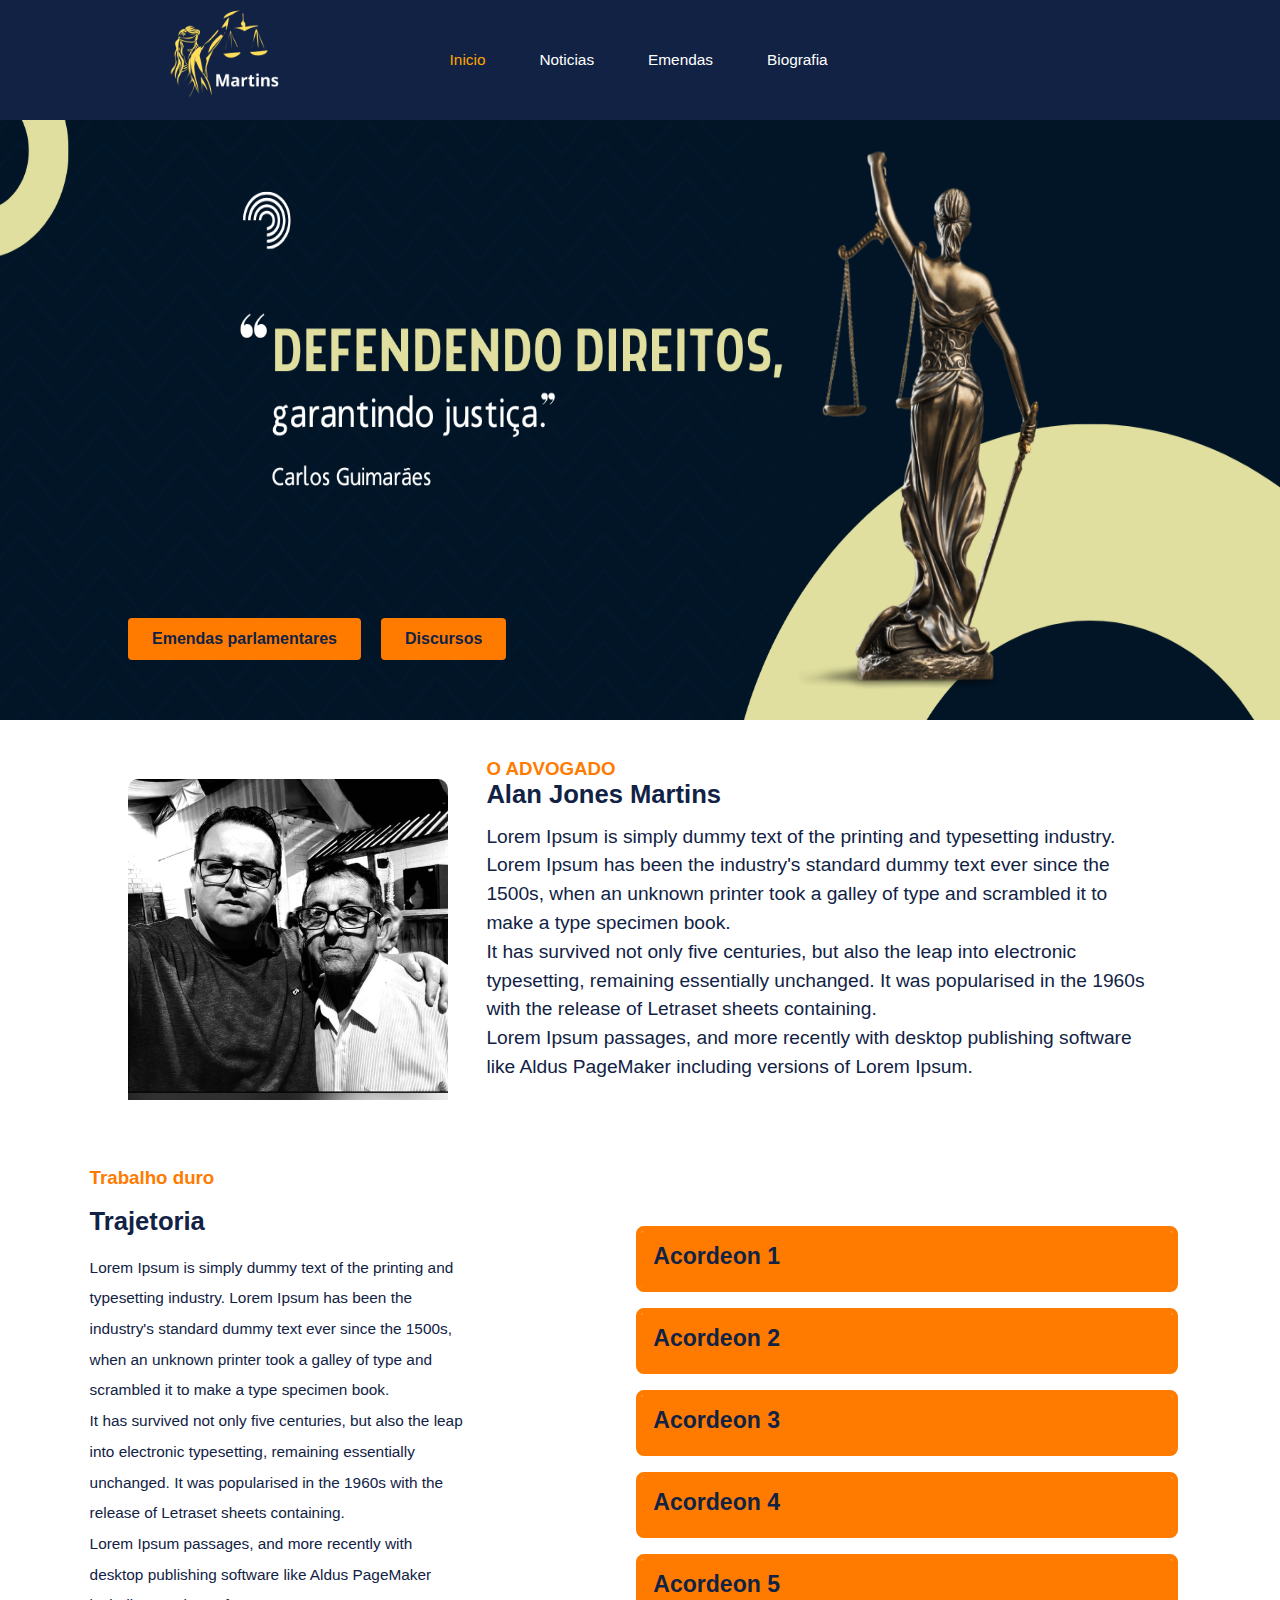
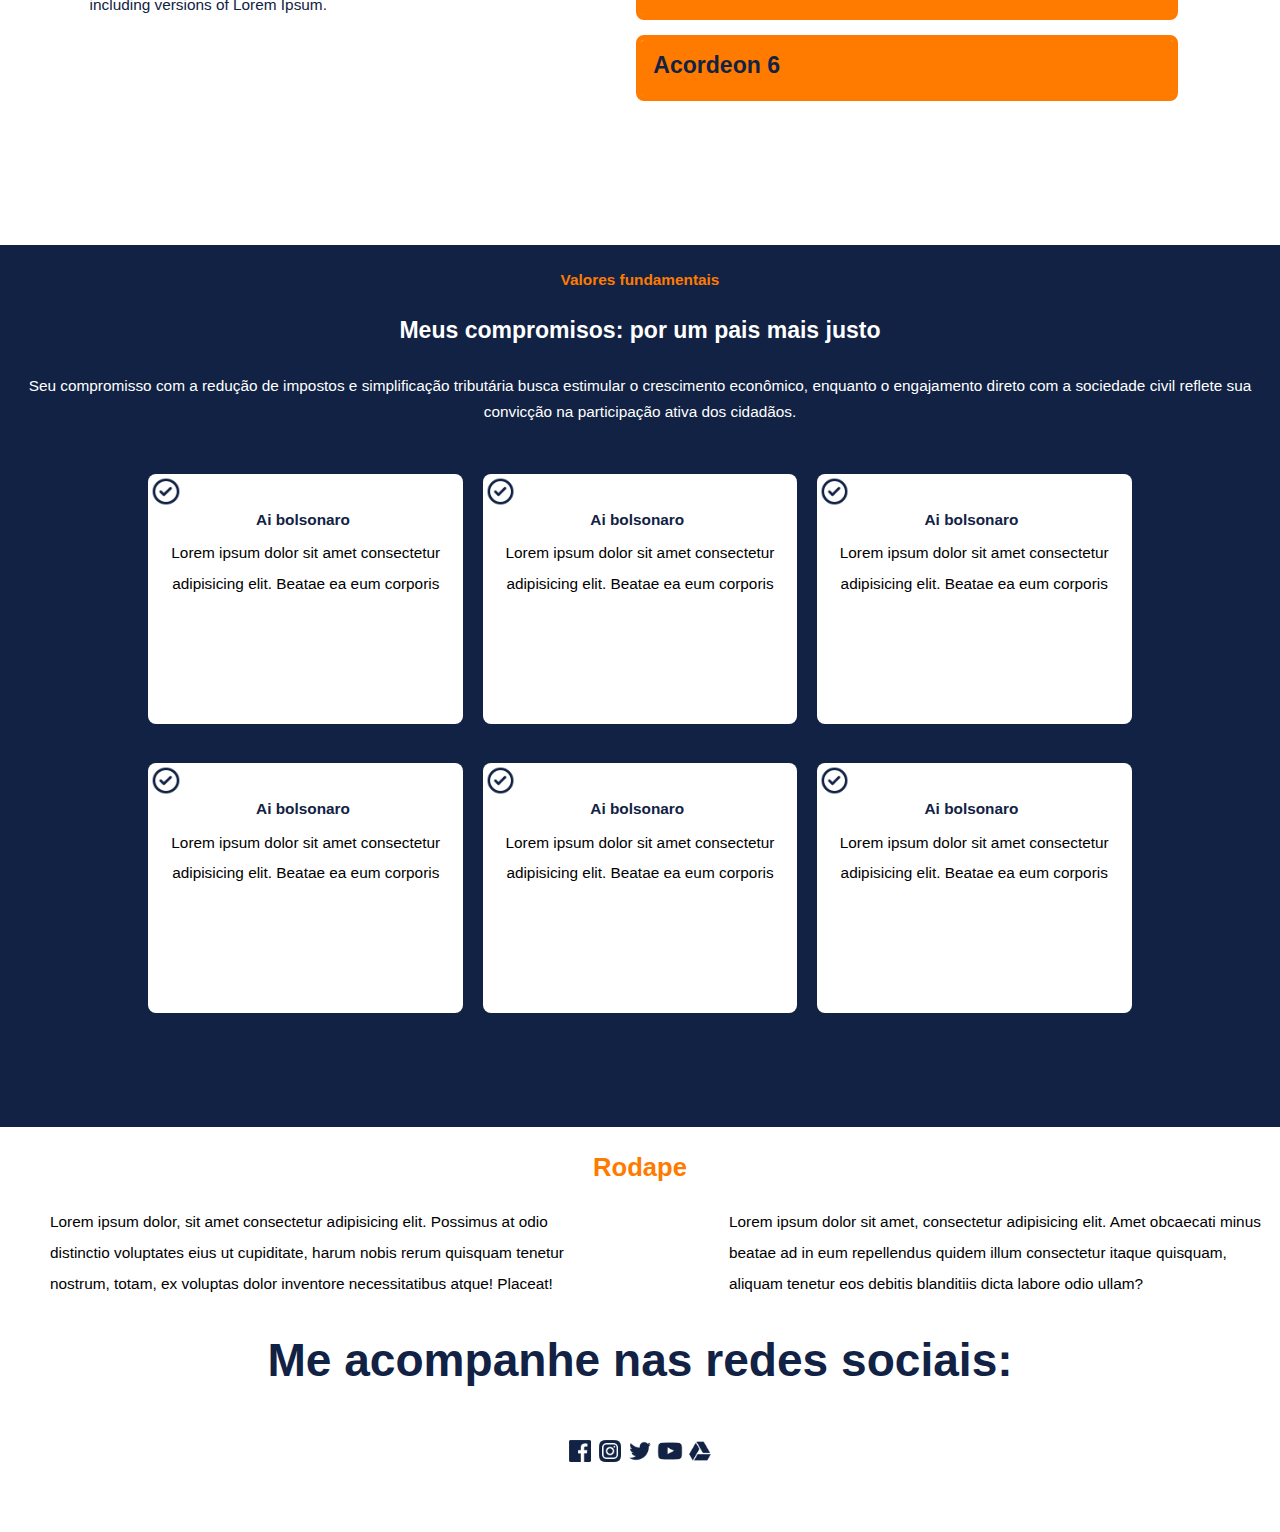
<file: index.html>
<!DOCTYPE html>
<html lang="pt-br">

<head>
    <meta charset="UTF-8">
    <meta name="viewport" content="width=device-width, initial-scale=1.0">
    <link rel="stylesheet" href="./style/index.css">
    <title>site politico</title>
</head>

<body>
    <section class="menu">
        <img src="./assets/agorafoi.png" alt="" class="id_img">
        <ul>

            <li><a href="index.html" id="inicio">Inicio</a></li>
            <li><a href="noticias.html">Noticias</a></li>
            <li><a href="midias.html">Emendas</a></li>
            <li><a href="biografia.html">Biografia</a></li>
        </ul>
    </section>
    <section class="imagemCentro">
        <img src="./assets/imagemdireito.png" alt="">
        <div class="buttons">
            <div id="button">Emendas parlamentares</div>
            <div id="button">Discursos</div>
        </div>
    </section>

    <section class="advogados">
        <img src="./assets/advogados.jpeg" alt="" class="alan">
        <div class="infos">
            <h3>O ADVOGADO</h3>
            <h1>Alan Jones Martins</h1>
            <p>Lorem Ipsum is simply dummy text of the printing and typesetting industry. Lorem Ipsum has been the
                industry's standard dummy text ever since the 1500s, when an unknown printer took a galley of type and
                scrambled it to make a type specimen book.<br> It has survived not only five centuries, but also the
                leap into electronic typesetting, remaining essentially unchanged. It was popularised in the 1960s with
                the release of Letraset sheets containing.<br> Lorem Ipsum passages, and more recently with desktop
                publishing software like Aldus PageMaker including versions of Lorem Ipsum.</p>
        </div>
    </section>
    <section class="trajetoria">
        <div class="infosTraje">
            <h3>Trabalho duro</h3>
            <h1>Trajetoria</h1>
            <p>Lorem Ipsum is simply dummy text of the printing and typesetting industry. Lorem Ipsum has been the
                industry's standard dummy text ever since the 1500s, when an unknown printer took a galley of type
                and
                scrambled it to make a type specimen book.<br> It has survived not only five centuries, but also the
                leap into electronic typesetting, remaining essentially unchanged. It was popularised in the 1960s
                with
                the release of Letraset sheets containing.<br> Lorem Ipsum passages, and more recently with desktop
                publishing software like Aldus PageMaker including versions of Lorem Ipsum.</p>
        </div>


        <div class="accordeas">
            <details>
                <summary>Acordeon 1</summary>
                <p>conteudo do arcordeon 1</p>
            </details>
            <details>
                <summary>Acordeon 2</summary>
                <p>conteudo do arcordeon 2</p>
            </details>
            <details>
                <summary>Acordeon 3</summary>
                <p>conteudo do arcordeon 3</p>
            </details>
            <details>
                <summary>Acordeon 4</summary>
                <p>conteudo do arcordeon 4 </p>
            </details>
            <details>
                <summary>Acordeon 5</summary>
                <p>conteudo do arcordeon 5</p>
            </details>
            <details>
                <summary>Acordeon 6</summary>
                <p>conteudo do arcordeon 6</p>
            </details>
        </div>
    </section>
    <section class="valores">
        <div class="fundamentos">
            <h4>Valores fundamentais</h4>
            <h2>Meus compromisos: por um pais mais justo </h2>
            <p>Seu compromisso com a redução de impostos e simplificação tributária busca estimular o crescimento econômico, enquanto o
            engajamento direto com a sociedade civil reflete sua convicção na participação ativa dos cidadãos.</p>
        </div>
        <div class="quadrados">
            <div class="quadrado">
                <img src="assets/check.png" alt="">
                <h5 id="titleBolsomaro">
                    Ai bolsonaro
                </h5>
                <p id="paragrafoTrump">Lorem ipsum dolor sit amet consectetur adipisicing elit. Beatae ea eum corporis
                </p>
            </div>
            <div class="quadrado">
                <img src="assets/check.png" alt="">
                <h5 id="titleBolsomaro">
                    Ai bolsonaro
                </h5>
                <p id="paragrafoTrump">Lorem ipsum dolor sit amet consectetur adipisicing elit. Beatae ea eum corporis
                </p>
            </div>
            <div class="quadrado">
                <img src="assets/check.png" alt="">
                <h5 id="titleBolsomaro">
                    Ai bolsonaro
                </h5>
                <p id="paragrafoTrump">Lorem ipsum dolor sit amet consectetur adipisicing elit. Beatae ea eum corporis
                </p>
            </div>
            <div class="quadrado">
                <img src="assets/check.png" alt="">
                <h5 id="titleBolsomaro">
                    Ai bolsonaro
                </h5>
                <p id="paragrafoTrump">Lorem ipsum dolor sit amet consectetur adipisicing elit. Beatae ea eum corporis
                </p>
            </div>
            <div class="quadrado">
                <img src="assets/check.png" alt="">
                <h5 id="titleBolsomaro">
                    Ai bolsonaro
                </h5>
                <p id="paragrafoTrump">Lorem ipsum dolor sit amet consectetur adipisicing elit. Beatae ea eum corporis
                </p>
            </div>
            <div class="quadrado">
                <img src="assets/check.png" alt="">
                <h5 id="titleBolsomaro">
                    Ai bolsonaro
                </h5>
                <p id="paragrafoTrump">Lorem ipsum dolor sit amet consectetur adipisicing elit. Beatae ea eum corporis
                </p>
            </div>
        </div>
    </section>
    <section class="rodape">
        <h1 id="titulo">Rodape
        </h1>
        <div class="informacoesRodape">
            <div id="informacoes_esquerda">
                <p>
                    Lorem ipsum dolor, sit amet consectetur adipisicing elit. Possimus at odio distinctio voluptates
                    eius ut cupiditate, harum nobis rerum quisquam tenetur nostrum, totam, ex voluptas dolor inventore
                    necessitatibus atque! Placeat!
                </p>
            </div>
            <div id="informacoes_direita">
                <p>Lorem ipsum dolor sit amet, consectetur adipisicing elit. Amet obcaecati minus beatae ad in eum
                    repellendus quidem illum consectetur itaque quisquam, aliquam tenetur eos debitis blanditiis dicta
                    labore odio ullam?

                </p>
            </div>
        </div>
        <div class="redestitle">
             <h1>Me acompanhe nas redes sociais:</h1></div>
             <div class="redesicones">
             <a href="https://www.youtube.com/watch?v=RPMDeT2HcVI"><img src="./assets/face.png" alt=""></a>
             <a href="https://www.youtube.com/watch?v=Sfkh-vMyQew"><img src="./assets/insta.png" alt=""></a>
             <a href="https://www.youtube.com/watch?v=n4SW5ZestV8"><img src="./assets/twitter.png" alt=""></a>
             <a href="https://www.youtube.com/watch?v=TbLY4vWK180&t=326s"><img src="./assets/youtube.png" alt=""></a>
             <a href="https://www.youtube.com/watch?v=KpTo_hhS4GQ"><img src="./assets/drive.png" alt=""></a></div>
    </section>

</body>

</html>
</file>
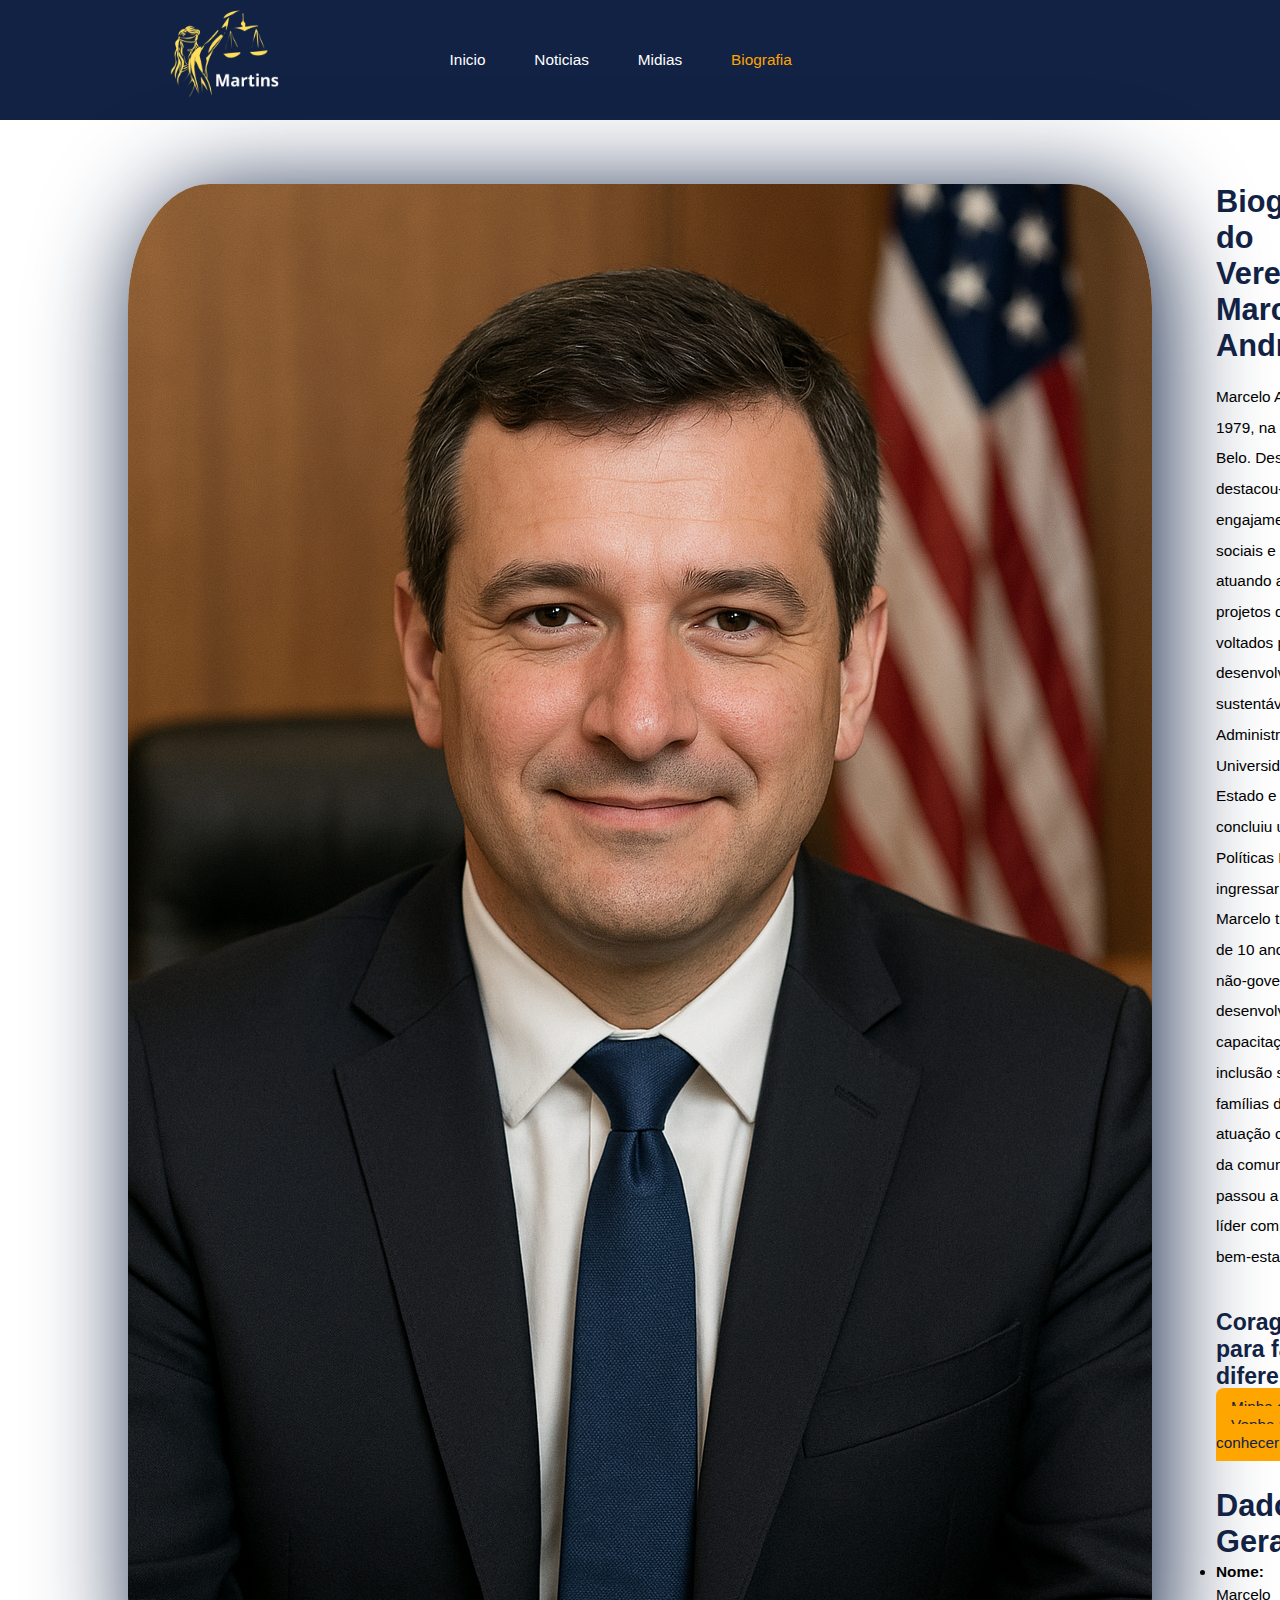
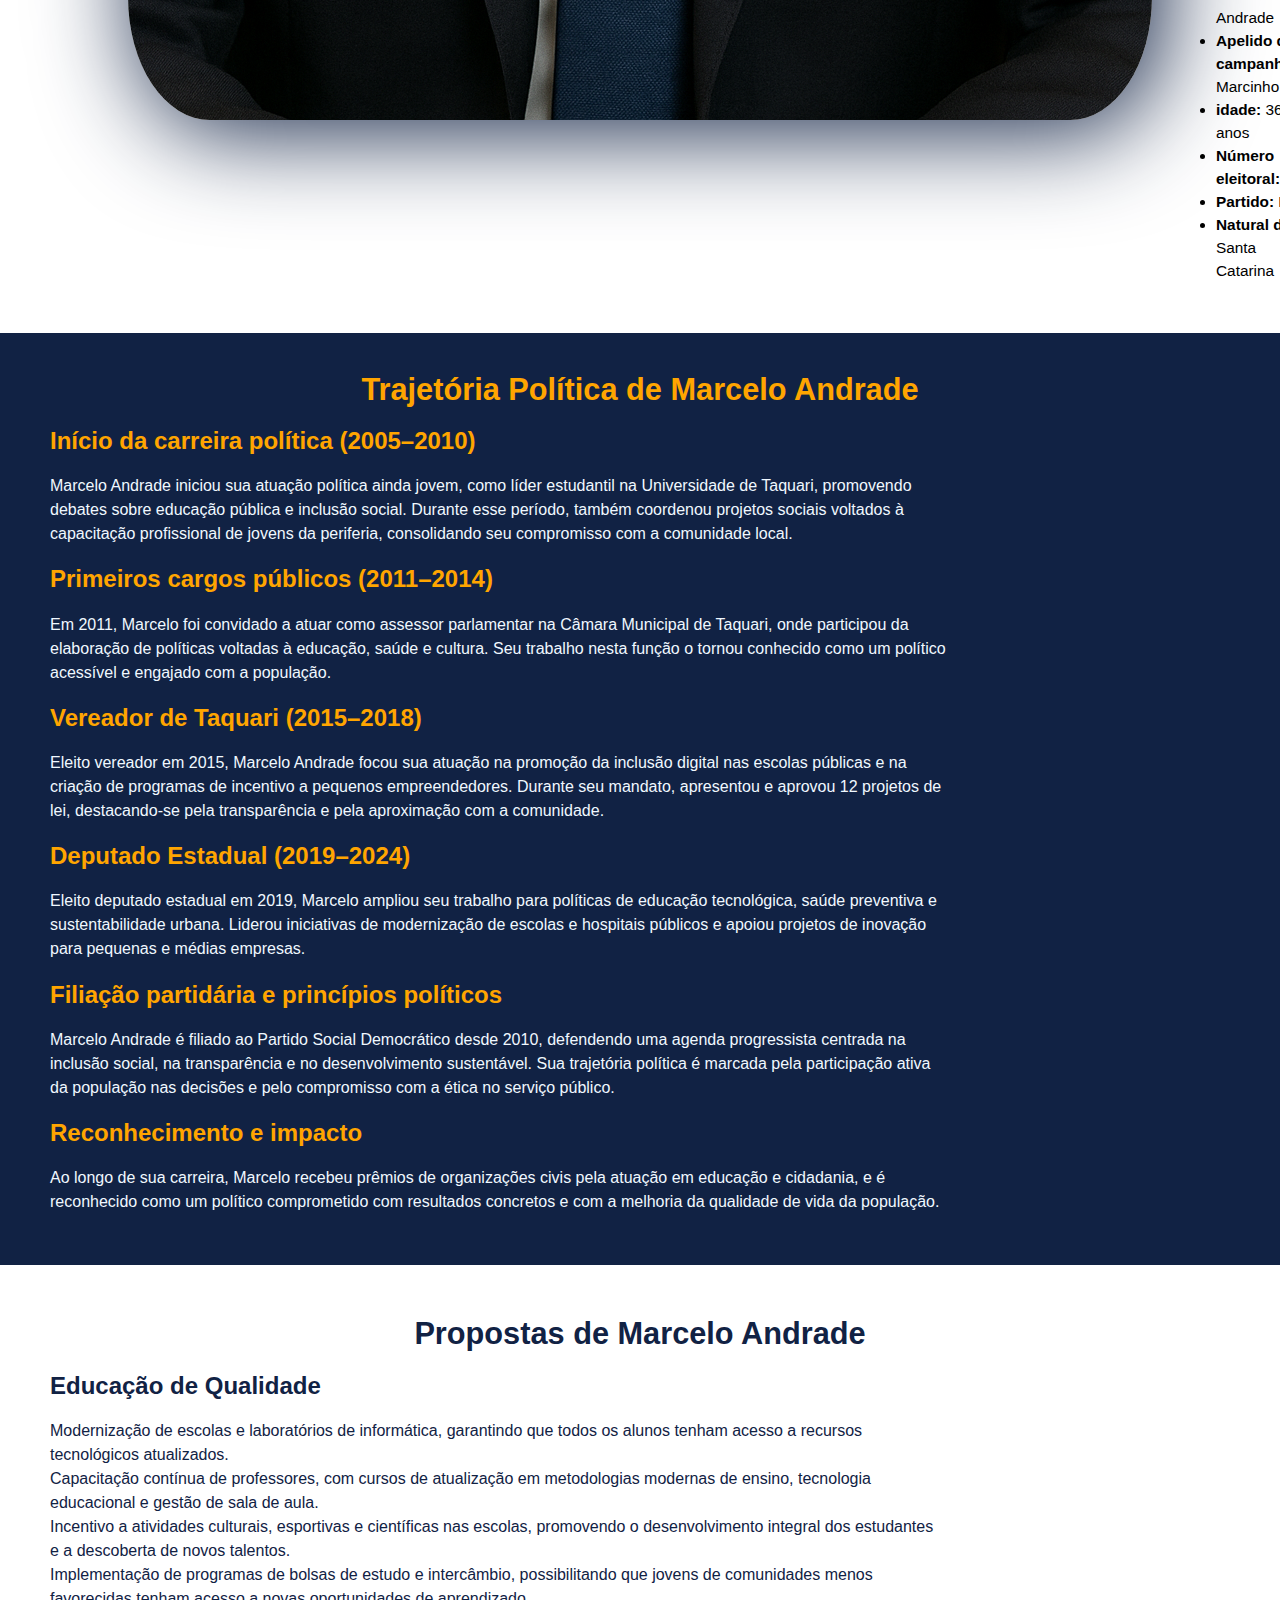
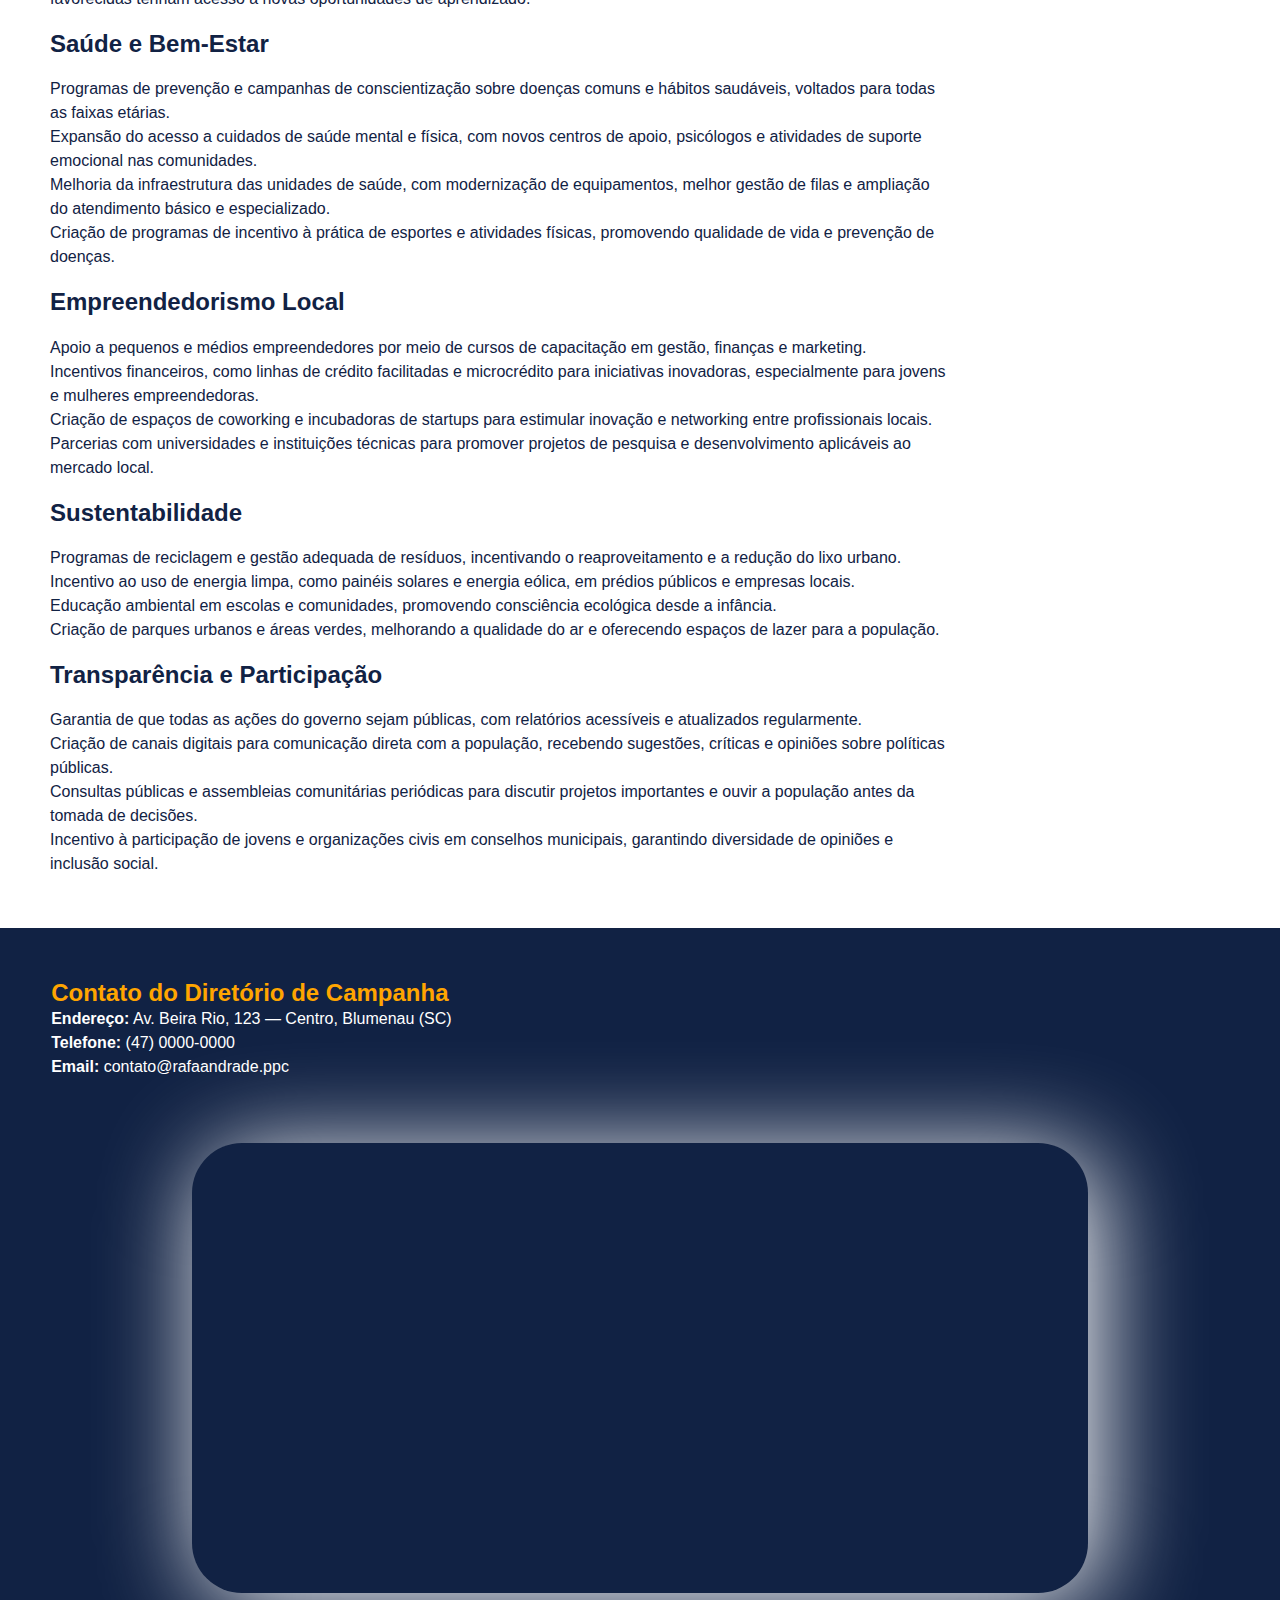
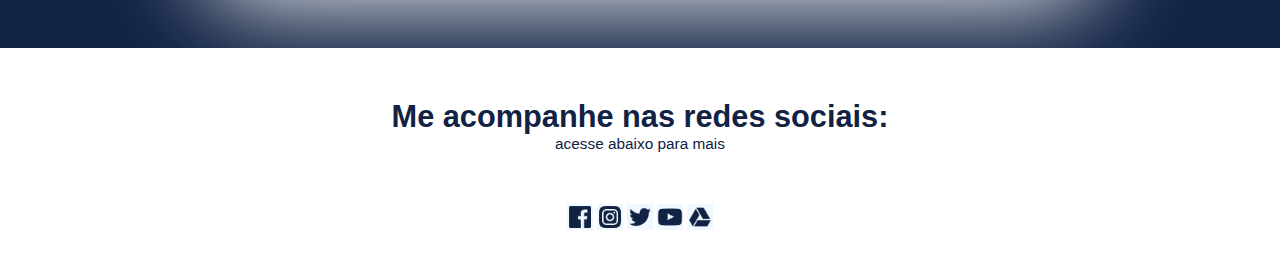
<file: biografia.html>
<!DOCTYPE html>
<html lang="pt-br">

<head>
    <meta charset="UTF-8">
    <meta name="viewport" content="width=device-width, initial-scale=1.0">
    <link rel="stylesheet" href="style/biografia.css">
    <title>Biografia</title>
</head>

<body>
    <section class="menu">
        <img src="./assets/agorafoi.png" alt="" class="id_img">
        <ul>

            <li><a href="index.html">Inicio</a></li>
            <li><a href="noticias.html">Noticias</a></li>
            <li><a href="midias.html">Midias   </a></li>
            <li><a href="biografia.html" id="inicio">Biografia</a></li>
        </ul>
    </section>
    <section class="biografia">
        <img src="assets/marceloandrade.png" alt="">
        <div class="textBio">
            <h1>Biografia do Vereador Marcelo Andrade</h1>
            <br>
            <p>Marcelo Andrade nasceu em 1979, na cidade de Porto Belo. Desde jovem, destacou-se por seu engajamento em
                causas sociais e comunitárias, atuando ativamente em projetos de voluntariado voltados para educação e
                desenvolvimento sustentável. Formou-se em Administração Pública pela Universidade Federal do Estado e posteriormente, concluiu um mestrado em Políticas Públicas.
                Antes de ingressar na vida política, Marcelo trabalhou por mais de 10 anos em organizações
                não-governamentais, onde desenvolveu programas de capacitação profissional e inclusão social para jovens
                e famílias de baixa renda. Sua atuação chamou a atenção da comunidade local, que passou a vê-lo como um
                líder comprometido com o bem-estar coletivo.</p>
                <br>
                <br>
                <h2>Coragem para fazer a diferença</h2>
                 <div class="caminhos">
                    <a href="#luizgay">Minha carreira</a>
                    <a href="#textosLoc">Venha me conhecer</a>
                </div>
                <br>
                <br>
                <div class="dados">
                    <h1>Dados Gerais</h1>
                    <p><li><strong>Nome:</strong> Marcelo Andrade</li></p>
                    <p><li><strong>Apelido de campanha:</strong> Marcinho</li></p>
                    <p><li><strong>idade:</strong> 36 anos</li></p>
                    <p><li><strong>Número eleitoral:</strong> 22</li></p>
                    <p><li><strong>Partido:</strong> PL</li></p>
                    <p><li><strong>Natural de:</strong> Santa Catarina</li></p> 
                </div>
        </div>  
        <br>
        <br>
    </section>
    <div id="luizgay"></div>
    <section class="meio ">
        <div id="trajepoli"><h1>Trajetória Política de Marcelo Andrade</h1><p>

<h2>Início da carreira política (2005–2010)</h2>
<p>
Marcelo Andrade iniciou sua atuação política ainda jovem, como líder estudantil na Universidade de Taquari, promovendo debates sobre educação pública e inclusão social. Durante esse período, também coordenou projetos sociais voltados à capacitação profissional de jovens da periferia, consolidando seu compromisso com a comunidade local.
</p>
<h2>Primeiros cargos públicos (2011–2014)</h2>
<p>
Em 2011, Marcelo foi convidado a atuar como assessor parlamentar na Câmara Municipal de Taquari, onde participou da elaboração de políticas voltadas à educação, saúde e cultura. Seu trabalho nesta função o tornou conhecido como um político acessível e engajado com a população.
</p>
<h2>Vereador de Taquari (2015–2018)</h2>
<p>
Eleito vereador em 2015, Marcelo Andrade focou sua atuação na promoção da inclusão digital nas escolas públicas e na criação de programas de incentivo a pequenos empreendedores. Durante seu mandato, apresentou e aprovou 12 projetos de lei, destacando-se pela transparência e pela aproximação com a comunidade.
</p>
<h2>Deputado Estadual (2019–2024)</h2>
<p>
Eleito deputado estadual em 2019, Marcelo ampliou seu trabalho para políticas de educação tecnológica, saúde preventiva e sustentabilidade urbana. Liderou iniciativas de modernização de escolas e hospitais públicos e apoiou projetos de inovação para pequenas e médias empresas.
</p>
<h2>Filiação partidária e princípios políticos</h2>
<p>
Marcelo Andrade é filiado ao Partido Social Democrático desde 2010, defendendo uma agenda progressista centrada na inclusão social, na transparência e no desenvolvimento sustentável. Sua trajetória política é marcada pela participação ativa da população nas decisões e pelo compromisso com a ética no serviço público.
</p>
<h2>Reconhecimento e impacto</h2>
<p>
Ao longo de sua carreira, Marcelo recebeu prêmios de organizações civis pela atuação em educação e cidadania, e é reconhecido como um político comprometido com resultados concretos e com a melhoria da qualidade de vida da população. 
</p></div>

    </section>
    <section class="propostas">
<div id="propostastext">
<h1>Propostas de Marcelo Andrade</h1>

<h2>Educação de Qualidade</h2>
<p>Modernização de escolas e laboratórios de informática, garantindo que todos os alunos tenham acesso a recursos tecnológicos atualizados.</p>
<p>Capacitação contínua de professores, com cursos de atualização em metodologias modernas de ensino, tecnologia educacional e gestão de sala de aula.</p>
<p>Incentivo a atividades culturais, esportivas e científicas nas escolas, promovendo o desenvolvimento integral dos estudantes e a descoberta de novos talentos.</p>
<p>Implementação de programas de bolsas de estudo e intercâmbio, possibilitando que jovens de comunidades menos favorecidas tenham acesso a novas oportunidades de aprendizado.</p>

<h2>Saúde e Bem-Estar</h2>
<p>Programas de prevenção e campanhas de conscientização sobre doenças comuns e hábitos saudáveis, voltados para todas as faixas etárias.</p>
<p>Expansão do acesso a cuidados de saúde mental e física, com novos centros de apoio, psicólogos e atividades de suporte emocional nas comunidades.</p>
<p>Melhoria da infraestrutura das unidades de saúde, com modernização de equipamentos, melhor gestão de filas e ampliação do atendimento básico e especializado.</p>
<p>Criação de programas de incentivo à prática de esportes e atividades físicas, promovendo qualidade de vida e prevenção de doenças.</p>

<h2>Empreendedorismo Local</h2>
<p>Apoio a pequenos e médios empreendedores por meio de cursos de capacitação em gestão, finanças e marketing.</p>
<p>Incentivos financeiros, como linhas de crédito facilitadas e microcrédito para iniciativas inovadoras, especialmente para jovens e mulheres empreendedoras.</p>
<p>Criação de espaços de coworking e incubadoras de startups para estimular inovação e networking entre profissionais locais.</p>
<p>Parcerias com universidades e instituições técnicas para promover projetos de pesquisa e desenvolvimento aplicáveis ao mercado local.</p>

<h2>Sustentabilidade</h2>
<p>Programas de reciclagem e gestão adequada de resíduos, incentivando o reaproveitamento e a redução do lixo urbano.</p>
<p>Incentivo ao uso de energia limpa, como painéis solares e energia eólica, em prédios públicos e empresas locais.</p>
<p>Educação ambiental em escolas e comunidades, promovendo consciência ecológica desde a infância.</p>
<p>Criação de parques urbanos e áreas verdes, melhorando a qualidade do ar e oferecendo espaços de lazer para a população.</p>

<h2>Transparência e Participação</h2>
<p>Garantia de que todas as ações do governo sejam públicas, com relatórios acessíveis e atualizados regularmente.</p>
<p>Criação de canais digitais para comunicação direta com a população, recebendo sugestões, críticas e opiniões sobre políticas públicas.</p>
<p>Consultas públicas e assembleias comunitárias periódicas para discutir projetos importantes e ouvir a população antes da tomada de decisões.</p>
<p>Incentivo à participação de jovens e organizações civis em conselhos municipais, garantindo diversidade de opiniões e inclusão social.</p>
</section>  

<section class="ondeMora">
    <div id="textosLoc">
        <h2>Contato do Diretório de Campanha</h2>
        <p><strong>Endereço:</strong> Av. Beira Rio, 123 — Centro, Blumenau (SC)</p>
        <p><strong>Telefone:</strong> (47) 0000-0000</p>
        <p><strong>Email:</strong> contato@rafaandrade.ppc</p>
    </div>
    <div id="localizacao">
        <iframe src="https://www.google.com/maps/embed?pb=!1m18!1m12!1m3!1d2751.0300308603637!2d-50.9108842!3d-29.760521699999998!2m3!1f0!2f0!3f0!3m2!1i1024!2i768!4f13.1!3m3!1m2!1s0x95191105713b6575%3A0xa997151760e6fd8c!2sEstr.%20Boa%20Vista%20-%20Fazenda%20Fialho%2C%20Taquara%20-%20RS%2C%2095600-000!5e1!3m2!1spt-BR!2sbr!4v1759531536157!5m2!1spt-BR!2sbr" width="600" height="450" style="border:0;" allowfullscreen="" loading="lazy" referrerpolicy="no-referrer-when-downgrade"></iframe>
    </div>
</section>
<div class="informacoesRodape"> 
        <div class="redestitle">
             <h1>Me acompanhe nas redes sociais:</h1>
            <p>acesse abaixo para mais</p></div>
             <div class="redesicones">
             <a href="https://www.youtube.com/watch?v=RPMDeT2HcVI"><img src="./assets/face.png" alt=""></a>
             <a href="https://www.youtube.com/watch?v=Sfkh-vMyQew"><img src="./assets/insta.png" alt=""></a>
             <a href="https://www.youtube.com/watch?v=n4SW5ZestV8"><img src="./assets/twitter.png" alt=""></a>
             <a href="https://www.youtube.com/watch?v=TbLY4vWK180&t=326s"><img src="./assets/youtube.png" alt=""></a>
             <a href="https://www.youtube.com/watch?v=KpTo_hhS4GQ"><img src="./assets/drive.png" alt=""></a></div>
    </section>


</div>
</body>

</html>
</file>
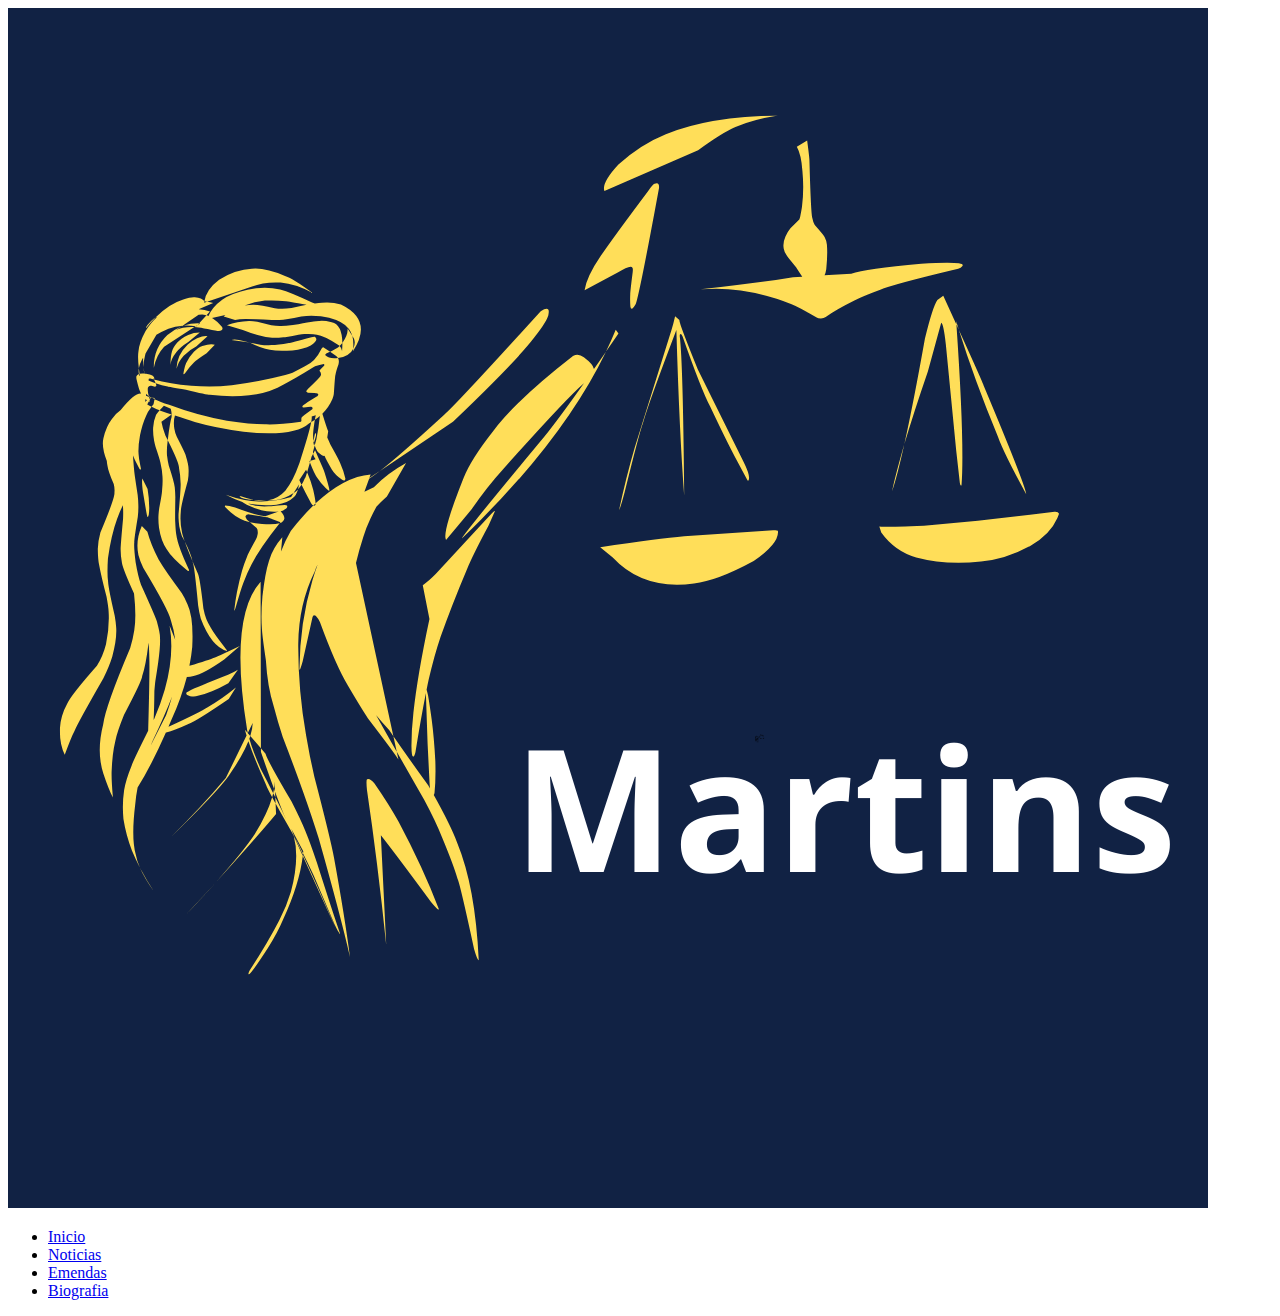
<file: noticias.html>
<!DOCTYPE html>
<html lang="en">
<head>
    <meta charset="UTF-8">
    <meta name="viewport" content="width=device-width, initial-scale=1.0">
    <title>Noticias</title>
</head>
<body>
    <section class="menu">
        <img src="./assets/agorafoi.png" alt="" class="id_img">
        <ul>
            <li><a href="index.html" id="inicio">Inicio</a></li>
            <li><a href="noticias.html">Noticias</a></li>
            <li><a href="emendas.html">Emendas</a></li>
            <li><a href="biografia.html">Biografia</a></li>
        </ul> 
    </section>

    <section class=""></section>
</body>
</html>
</file>
<file: style/index.css>
* {
    margin-bottom: 0px;
    margin-top: 0px;
    margin-left: 0px;
    margin-right: 0px;
    font-family: "Arsenal", sans-serif;
}
* p{
    line-height: 2;
}


/* elementos da lista cabeçario */
.menu {
    align-items: center;
    display: flex;
    height: 120px;
    background-color: #112244;
}

ul {
    display: flex;
    list-style: none;
    margin-left: 10%;


}

.id_img {
    padding-left: 13%;
    height: 100%;
    width: 9%;

}

li {
    margin-right: 25%;

}

a {
    color: white;
    text-decoration: none;
    font-size: 1.2vw;
}

#inicio {
    color: orange;
}

li :hover {
    color: orange;
    border-bottom: 3.5px solid orange;
    padding-bottom: 10%;
}

/* imagem que fica de fundo da tela */
.imagemCentro {
    position: relative;
    display: flex;
}

.imagemCentro img {
    width: 100%;
    height: 600px;
}

.buttons {
    position: absolute;
    bottom: 10%;
    left: 10%;
    display: flex;
    gap: 20px;
}

#button {
    background: #FF7B00;
    color: #112244;
    padding: 12px 24px;
    border-radius: 4px;
    cursor: pointer;
    font-weight: bold;
    transition: 0.3s;
}

#button:hover {
    background: #112244;
    color: #ffffff;
}


/* advogados */
.advogados {
    display: flex;
    align-items: center;
}

.advogados img {
    border-top-left-radius: 10px;
    border-top-right-radius: 10px;
    width: 25%;
    margin-top: 3%;
    margin-left: 10%;
}

.infos,
.infosTraje {
    margin: 3%;
    margin-right: 10%;

}

.infos h3,
.faixa_esquerda h3 {
    color: #FF7B00;
}

.infos h1,
.faixa_esquerda h1 {
    color: #112244;
    font-size: 2vw;
    margin-bottom: 2%;
}

.infos p,
.faixa_esquerda p {
    font-size: 1.5vw;
    color: #112244;
    line-height: 1.5;
}

/* trajetoria */
.trajetoria {
    display: flex;
}

.infosTraje {
    align-items: center;
    margin-left: 7%;
    width: 50%;
}

.infosTraje h3 {
    color: #FF7B00;
        line-height: 2;

}

.infosTraje h1 {
    color: #112244;
    font-size: 2vw;
    margin-bottom: 1.4%;
        line-height: 2;

}

.infosTraje p {
    align-items: center;
    font-size: 1.2vw;
    color: #112244;
    line-height: 2;
}

/* accordeas */
.accordeas {
    width: 70%;
    padding-left: 23px;
    padding-right: 10%;
    padding-top: 7%;
    margin-bottom: 10%;
}

details {
    width: 100%;
    margin: 3%;
    border: 5px solid #FF7B00;
    border-radius: 8px;
    background-color: #ffffff35;
    overflow: hidden;

}

summary {
    font-size: 1.8vw;
    list-style: none;
    cursor: pointer;
    padding: 12px;
    background-color: #FF7B00;
    color: #112244;
    font-weight: bolder;
    border-bottom: 5px solid #FF7B00;

}

details :hover {
    background-color: #112244;
    color: #ffffff;
}

details p {
    padding: 8px;
    color: rgb(0, 0, 0);
    font-size: 1.2vw;
}

/* trajetoria */
.valores {
    padding: 2%;
    height: auto;
    background-color: #112244;
    text-align: center;
    font-size: 1.2vw;

}

.fundamentos h4 {
    margin-bottom: 2.3%;
    color: #FF7B00;


}

.fundamentos h2 {
    color: white;
    margin-bottom: 2.3%;
}

.fundamentos p {
    width: 100%;
    color: white;
    font-size: 0.8;
    line-height: 1.7;

}

/* quadrados */
.quadrados {
    display: flex;
    flex-wrap: wrap;
    width: 80%;
    margin: 4% auto;
    gap: 2%;
}

.quadrado {
    width: 40px;
    height: 250px;
    box-sizing: border-box;
    border-radius: 8px;
    text-align: left;
    padding: 2px;
    background-color: white;
    flex: 1 1 calc(33.33% - 3%);
    margin-bottom: 4%;
}

.quadrado img {
    width: 10%;
}

.quadrado:hover {
    background-color: #FF7B00;

    transition: 0.3s;
}

#titleBolsomaro {
    margin-left: 34%;
    font-size: 1.2vw;
    margin-bottom: 3%;
    color: #112244;

}

#paragrafoTrump {
    font-size: 1.2vw;
    text-align: center;
}

/* rodape */
#titulo {
    color: #FF7B00;
    margin-top: 2%;
    font-size: 2vw;
    align-items: center;
    text-align: center;
}

.informacoesRodape {
    margin-bottom: 2%;
    margin-top: 2%;
    display: flex;
}

#informacoes_esquerda {
    margin-left: 50px;
    padding-right: 10%;
    height: 50px;
    width: 50%;
    font-size: 1.2vw;
}

#informacoes_direita {
    width: 50%;
    height: 100px;
    font-size: 1.2vw;
}


/*redes sociais*/
.redestitle {
    color: #FF7B00;
    margin-top: 2%;
    font-size: 1.8vw;
    text-align: center;
    color: #112244;
    margin-bottom: 4%;
}

.redesicones {
    margin-bottom: 5%;
    text-align: center;
}
.redesicones img{
    height: 2%;
    width: 2%;
}

.redesicones :hover {
    background-color: #FF7B00;
}

/* media query */
@media (max-width: 425px) {
    .menu {
        align-items: center;
        display: flex;
        height: 80px;
        background-color: #112244;
    }

    .advogados {
        flex-direction: column;
    }

    .id_img {
        padding-left: 13%;
        height: 70%;
        width: 18%;
    }

    li {
        margin-right: 8%;

    }

    a {
        color: white;
        text-decoration: none;
        font-size: 2.6vw;
    }

    #inicio {
        color: orange;
    }

    li :hover {
        color: orange;
        border-bottom: 3.5px solid orange;
        padding-bottom: 20%;
    }

    .imagemCentro img {
        width: 100%;
        height: 100%;
    }

    .buttons {
        gap: 10px;
        margin-right: 20%;
    }

    #button {
        padding: 3px 4px;
        font-size: 12px;
    }

    .accordeas {
        width: 60%;
        padding-left: 1px;
        padding-right: 10%;
        padding-top: 5%;

    }

    details {
        width: 150%;
        margin: 3%;
        border: 2px solid #FF7B00;
        border-radius: 8px;
        background-color: #ffffff35;
        overflow: hidden;

    }

    summary {
        font-size: 3vw;
        list-style: none;
        cursor: pointer;
        padding: 12px;
        background-color: #FF7B00;
        color: #112244;
        font-weight: bolder;
        border-bottom: 1px solid #FF7B00;

    }

    details :hover {
        background-color: #112244;
        color: #ffffff;
    }

    details p {
        padding: 8px;
        color: rgb(0, 0, 0);
        font-size: 3vw;
    }

    .infos,
    .infosTraje {
        margin: 3%;
        margin-right: 15%;


    }

    .infos h3,
    .faixa_esquerda h3 {
        color: #FF7B00;
    }

    .infos h1,
    .faixa_esquerda h1 {
        color: #112244;
        font-size: 4vw;
        margin-bottom: 5%;
    }

    .infos p,
    .faixa_esquerda p {
        width: 110%;
        font-size: 3vw;
        color: #112244;
        line-height: 1.7;
    }

    .advogados img {
        border-top-left-radius: 10px;
        border-top-right-radius: 10px;
        width: 40%;
        margin-top: 6%;
    }


    /* trajetoria */
    .trajetoria {
        flex-direction: column;

    }

    .infosTraje {
        align-items: center;
        margin-left: 3%;
        width: 90%;
    }

    .infosTraje h3 {
        color: #FF7B00;
    }

    .infosTraje h1 {
        color: #112244;
        font-size: 4vw;
        margin-bottom: 7%;

    }

    .infosTraje p {
        align-items: center;
        font-size: 3vw;
        color: #112244;
        line-height: 1.7;
    }


    /* trajetoria */
    .valores {
        padding: 2%;
        height: auto;
        background-color: #112244;
        text-align: center;
        font-size: 2.8vw;

    }

    .fundamentos h4 {
        margin-bottom: 4%;
        color: #FF7B00;
        font-size: 5vw;
    }

    .fundamentos h2 {
        color: white;
        margin-bottom: 4%;
    }

    .fundamentos p {
        color: white;
        font-size: 2.5vw;

    }

    /* quadrados */
    .quadrados {
        display: flex;
        flex-wrap: wrap;
        width: 90%;
        margin: 2% auto;
        gap: 4%;
        flex-direction: column;
    }

    .quadrado {
        width: 95%;
        box-sizing: border-box;
        border-radius: 8px;
        text-align: left;
        padding: 2px;
        background-color: white;
        flex: 1 1 calc(33.33% - 3%);
        margin-bottom: 4%;
    }

    .quadrado img {
        width: 10%;
    }

    .quadrado:hover {
        background-color: #FF7B00;
        transition: 0.3s;
    }

    #titleBolsomaro {
        margin-left: 34%;
        font-size: 4vw;
        margin-bottom: 5%;
        color: #112244;

    }

    #paragrafoTrump {
        line-height: 1.3;
        margin-bottom: 10%;
        font-size: 3vw;
        text-align: center;
    }

    /* rodape */
    #titulo {
        margin-top: 2%;
        color: #FF7B00;
        font-size: 4vw;
        align-items: center;
        text-align: center;
    }

    .informacoesRodape {
        margin-top: 5%;
        flex-direction: column;
    }

    #informacoes_esquerda {
        margin-left: 20px;
        padding-right: 10%;
        height: 110px;
        width: 95%;
        font-size: 3vw;
        line-height: 1.7;
    }

    #informacoes_direita {
        margin-left: 20px;
        padding-right: 10%;
        height: 110px;
        width: 95%;
        font-size: 3vw;
        line-height: 1.7;
    }

    /*redes sociais*/
    .redestitle {
        color: #FF7B00;
        margin-top: 2%;
        font-size: 3vw;
        text-align: center;
        color: #112244;
    }

    .redesicones {
        margin-top: 2%;
        text-align: center;
    }
    .redesicones img{
        height: 7%;
        width: 7%;
    }

    .redesicones :hover {
        background-color: #FF7B00;
    }
}
</file>
<file: style/biografia.css>
/* formatando site */
/* formatando site */
* {
    margin-bottom: 0px;
    margin-top: 0px;
    margin-left: 0px;
    margin-right: 0px;
    font-family: 'Arsenal', sans-serif;

}
html {
  scroll-behavior: smooth;
}


/* menu de noticias */
.menu {
    align-items: center;
    display: flex;
    height: 120px;
    background-color: #112244;
}

ul {
    display: flex;
    list-style: none;
    margin-left: 10%;
}

.id_img {
    padding-left: 13%;
    height: 100%;
    width: 9%;

}

li {
    margin-right: 25%;

}

a {
    color: white;
    text-decoration: none;
    font-size: 1.2vw;
}

#noticias {
    color: orange;
}

.menu li :hover {
    color: orange;
    border-bottom: 3.5px solid orange;
    padding-bottom: 10%;
    transition: 0.3s;
}

#inicio {
    color: orange;
}

.biografia {
    display: flex;
    margin-top: 5%;
    height: 100%;
}

.biografia img {
    height: 200%;
    width: 350%;
    margin-left: 10%;
    border-radius: 8%;
    box-shadow: 10px 10px 100px #112244;
}

.textBio {
    text-align: start;
    margin-left: 5%;
    padding-right: 20%;
    font-size: 1.2vw;
    align-items: center;
}

.textBio p {
    width: 150%;
    line-height: 2;
}

.textBio h1 {
    color: #112244;
}

.textBio h2 {
    margin-bottom: 6%;
    color: #112244;
}

.caminhos a {
    width: 10%;
    height: 10%;
    font-size: 1.2vw;
    border-radius: 8px;
    background-color: orange;
    color: #112244;
    padding: 10px 15px;
}

.caminhos :hover {
    color: white;
    background-color: #112244;
    transition: 0.3s;
}

.dados li {
    line-height: 1.5;

}

.meio {
    background-color: #112244;
}

#trajepoli {
    padding-top: 3%;
    margin-top: 4%;
    padding-bottom: 4%;
}

#trajepoli h1 {
    text-align: center;
    font-size: 2.4vw;
    margin-bottom: 1.5%;
    color: orange;
}

#trajepoli h2 {
    margin-top: 1.5%;
    margin-bottom: 1.5%;
    margin-left: 50px;
    color: orange;
}

#trajepoli p {
    width: 70%;
    margin-left: 50px;
    color: aliceblue;
    align-items: center;
    line-height: 1.5;
}

.propostas {
    margin-top: 4%;
    margin-bottom: 4%;
}

#propostastext h1 {
    text-align: center;
    font-size: 2.4vw;
    margin-bottom: 1.5%;
    color:  #112244;
}

#propostastext p {
    width: 70%;
    margin-left: 50px;
    color: #112244;
    align-items: center;
    line-height: 1.5;
}

#propostastext h2 {
    margin-top: 1.5%;
    margin-bottom: 1.5%;
    margin-left: 50px;
    color: #112244;

}

.ondeMora{
    margin-top: 4%;
    margin-bottom: 4%;
    padding-bottom: 4%;
    background-color: #112244;
}

#textosLoc{
    align-items: center;
    margin-left: 4%;
    padding-top: 4%;
}
#textosLoc h2{
    color: orange;
}
#textosLoc p{
    width: 70%;
    color: white;
    align-items: center;
    line-height: 1.5;
}

#localizacao{
    padding-top: 5%;
    text-align: center;
}
#localizacao iframe{
    border-radius: 50px;
    width: 70%;
    box-shadow: 10px 10px 100px white;
}


/*redes sociais*/
.redesicones{
    text-align: center;
}
.redesicones img{
    background-color: aliceblue;
    height: 2%;
    width: 2%;
    margin-bottom: 2%;
}
.redestext{
    color: aliceblue;
    font-size: 1.5vw;
    margin-bottom: 3%;
    text-align: center;
}
.redesicones :hover{
    background-color: orange;
}
.redestitle {
    color: #FF7B00;
    margin-top: 2%;
    font-size: 1.2vw;
    text-align: center;
    color: #112244;
    margin-bottom: 4%;
}
</file>
